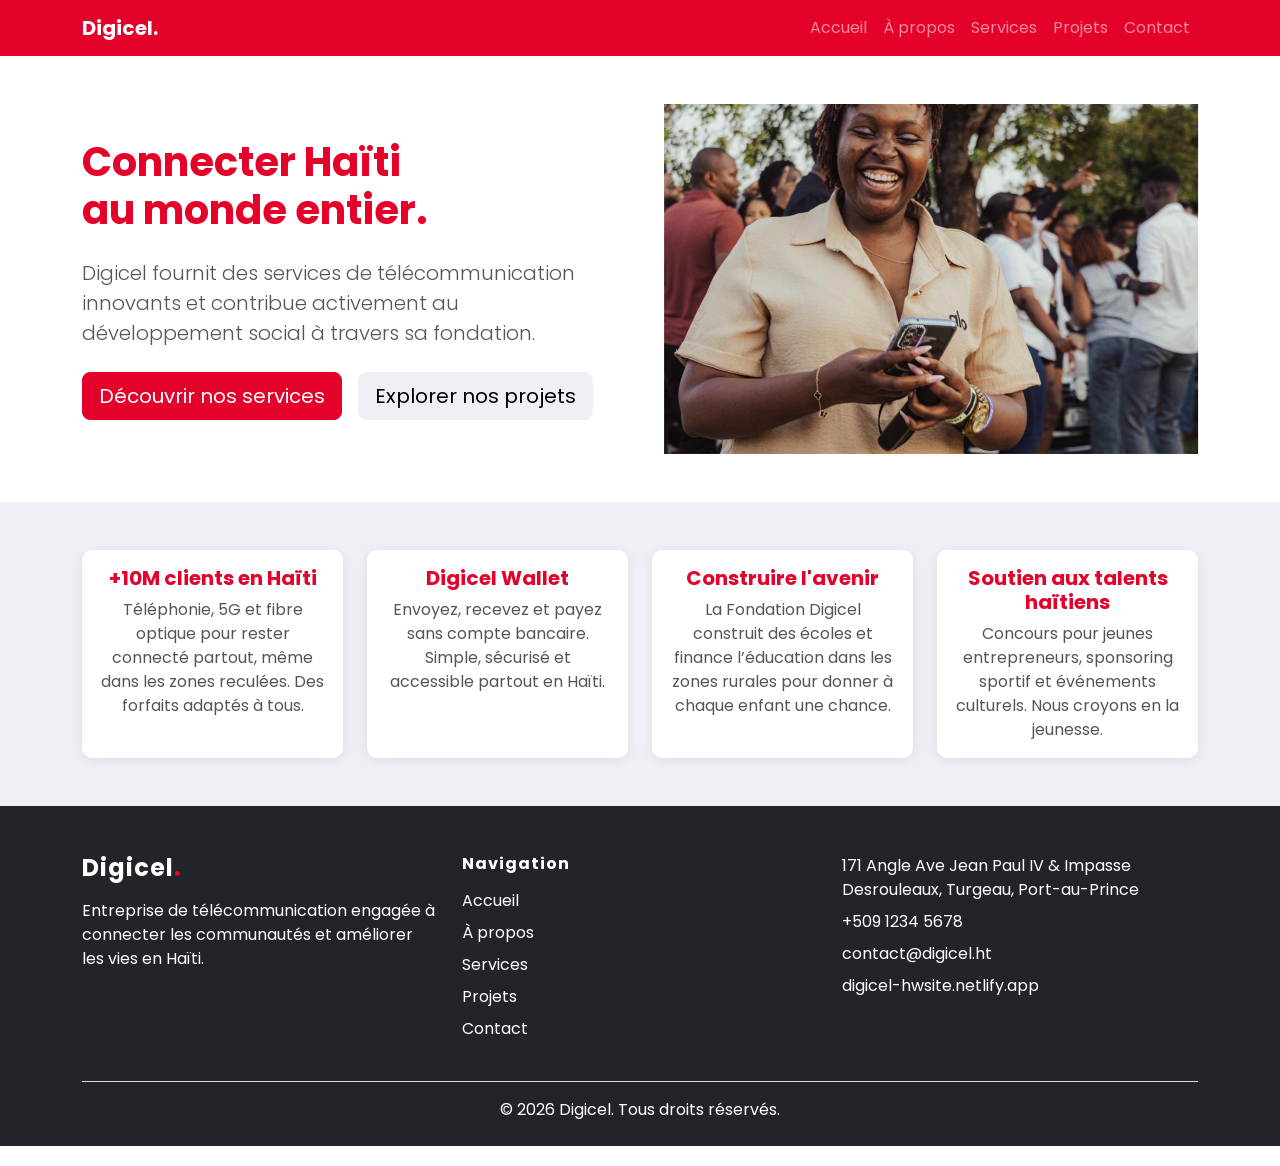
<file: index.html>
<!DOCTYPE html>
<html lang="fr">

<head>
    <meta charset="UTF-8">
    <meta name="viewport" content="width=device-width, initial-scale=1.0">
    <title>Digicel - Accueil</title>

    <link href="https://cdn.jsdelivr.net/npm/bootstrap@5.3.2/dist/css/bootstrap.min.css" rel="stylesheet">
    
    <!-- Bootstrap Icons -->
    <link href="https://cdn.jsdelivr.net/npm/bootstrap-icons@1.11.3/font/bootstrap-icons.css" rel="stylesheet">

    <!-- Fonts -->
    <link href="https://fonts.googleapis.com/css2?family=Poppins:wght@300;400;600&display=swap" rel="stylesheet">
    
    <!-- Ton CSS -->
    <link rel="stylesheet" href="css/style.css">

</head>

<body>

    <!-- NAVBAR -->
    <nav class="navbar navbar-expand-lg navbar-dark bg-primary sticky-top">
        <div class="container">
            <a class="navbar-brand fw-bold" href="index.html">Digicel.</a>

            <button class="navbar-toggler" type="button" data-bs-toggle="collapse" data-bs-target="#navbarNav">
                <span class="navbar-toggler-icon"></span>
            </button>

            <div class="collapse navbar-collapse" id="navbarNav">
                <ul class="navbar-nav ms-auto">
                    <li class="nav-item"><a class="nav-link" href="index.html">Accueil</a></li>
                    <li class="nav-item"><a class="nav-link" href="apropos.html">À propos</a></li>
                    <li class="nav-item"><a class="nav-link" href="services.html">Services</a></li>
                    <li class="nav-item"><a class="nav-link" href="projets.html">Projets</a></li>
                    <li class="nav-item"><a class="nav-link" href="contact.html">Contact</a></li>
                </ul>
            </div>
        </div>
    </nav>

    <!-- HERO SECTION -->
    <section class="py-5">
        <div class="container">
            <div class="row align-items-center g-5">

                <!-- TEXTE -->
                <div class="col-lg-6">
                    <h1 class="fw-bold mb-4 text-secondary hero-animate">
                        <span class="text-primary">Connecter Haïti</span> <br>
                        <span class="text-primary" id="typedText"></span>
                    </h1>

                    <p class="lead mb-4 text-secondary hero-animate">
                        Digicel fournit des services de télécommunication innovants et contribue
                        activement au développement social à travers sa fondation.
                    </p>

                    <div class="d-flex flex-column flex-sm-row gap-3">
    
                         <a href="services.html" class="btn btn-primary btn-lg hero-animate">
                         Découvrir nos services
                        </a>

                        <a href="projets.html" class="btn btn-secondary btn-lg hero-animate">
                         Explorer nos projets
                        </a>

                    </div>
                </div>

                <!-- IMAGE -->
                <div class="col-lg-6 text-center hero-animate">
                    <img src="images/image1.avif"
                         class="img-fixed-size"
                         alt="Digicel">
                </div>

            </div>
        </div>
    </section>

    <!-- INFO CARDS -->
    <section class="py-5 bg-secondary hero-animate">
        <div class="container">
            <div class="row g-4 text-center">

                <div class="col-md-6 col-lg-3">
                    <div class="card h-100 p-3">
                        <h5 class="text-primary fw-bold">+10M clients en Haïti</h5>
                        <p class="mb-0 text-secondary">Téléphonie, 5G et fibre optique pour rester connecté partout, 
                            même dans les zones reculées. Des forfaits adaptés à tous.</p>
                    </div>
                </div>

                <div class="col-md-6 col-lg-3">
                    <div class="card h-100 p-3">
                        <h5 class="text-primary fw-bold">Digicel Wallet</h5>
                        <p class="mb-0 text-secondary">Envoyez, recevez et payez sans compte bancaire. 
                            Simple, sécurisé et accessible partout en Haïti.</p>
                    </div>
                </div>

                <div class="col-md-6 col-lg-3">
                    <div class="card h-100 p-3">
                        <h5 class="text-primary fw-bold">Construire l'avenir</h5>
                        <p class="mb-0 text-secondary">La Fondation Digicel construit des écoles et 
                            finance l’éducation dans les zones rurales pour donner à chaque enfant une chance.</p>
                    </div>
                </div>

                <div class="col-md-6 col-lg-3">
                    <div class="card h-100 p-3">
                        <h5 class="text-primary fw-bold">Soutien aux talents haïtiens</h5>
                        <p class="mb-0 text-secondary">Concours pour jeunes entrepreneurs, 
                            sponsoring sportif et événements culturels. Nous croyons en la jeunesse.</p>
                    </div>
                </div>

            </div>
        </div>
    </section>

    <!-- FOOTER -->
    <footer class="bg-dark text-white pt-5 pb-4 hero-animate">
        <div class="container">
            <div class="row g-4">

                <!-- BRAND -->
                <div class="col-lg-4">
                    <h4 class="fw-bold">
                        Digicel<span class="text-primary">.</span>
                    </h4>
                    <p class="mt-3">
                        Entreprise de télécommunication engagée à connecter les communautés
                        et améliorer les vies en Haïti.
                    </p>
                </div>

                <!-- NAVIGATION -->
                <div class="col-lg-4 col-md-6">
                    <h6 class="fw-bold mb-3">Navigation</h6>
                    <ul class="list-unstyled">
                        <li class="mb-2"><a href="index.html" class="text-white text-decoration-none">Accueil</a></li>
                        <li class="mb-2"><a href="apropos.html" class="text-white text-decoration-none">À propos</a></li>
                        <li class="mb-2"><a href="services.html" class="text-white text-decoration-none">Services</a></li>
                        <li class="mb-2"><a href="projets.html" class="text-white text-decoration-none">Projets</a></li>
                        <li class="mb-2"><a href="contact.html" class="text-white text-decoration-none">Contact</a></li>
                    </ul>
                </div>

                <!-- SERVICES -->
                <div class="col-lg-4 col-md-6">
                    <ul class="list-unstyled">
                        <li class="mb-2"><a href="contact.html" class="text-white text-decoration-none">171 Angle Ave Jean Paul IV & Impasse Desrouleaux, Turgeau, Port-au-Prince</a></li>
                        <li class="mb-2"><a href="contact.html" class="text-white text-decoration-none">+509 1234 5678</a></li>
                        <li class="mb-2"><a href="contact.html" class="text-white text-decoration-none">contact@digicel.ht</a></li>
                        <li class="mb-2"><a href="contact.html" class="text-white text-decoration-none">digicel-hwsite.netlify.app</a></li>
                    </ul>
                </div>

            </div>

            <!-- BOTTOM -->
            <div class="text-center mt-4 pt-3 border-top">
                <p class="mb-0">© 2026 Digicel. Tous droits réservés.</p>
            </div>
        </div>

    </footer>

<button id="backToTop" class="back-to-top btn btn-primary">
    <i class="bi bi-arrow-up"></i>
</button>

<!-- Bootstrap JS -->
    <script src="https://cdn.jsdelivr.net/npm/bootstrap@5.3.2/dist/js/bootstrap.bundle.min.js"></script>

        <!-- Ton JS -->
    <script src="js/script.js"></script>

</body>
</html>
</file>
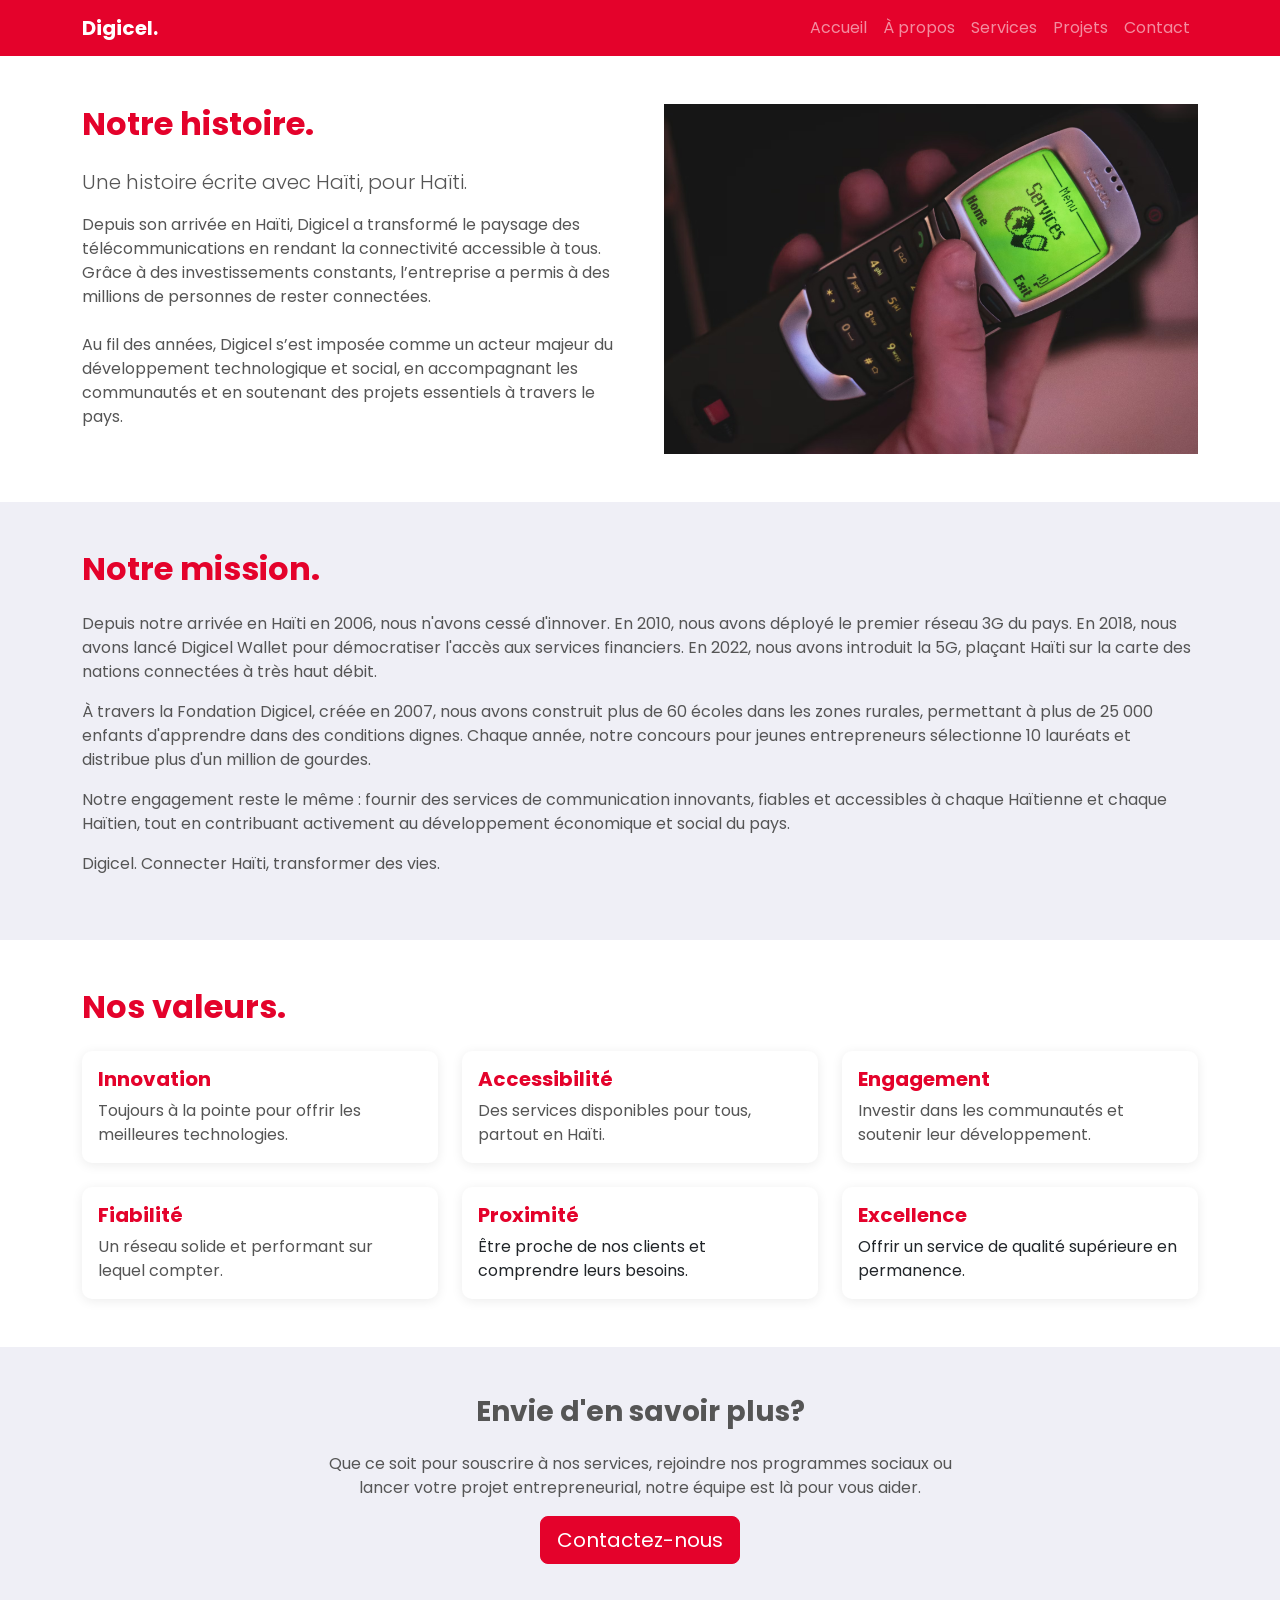
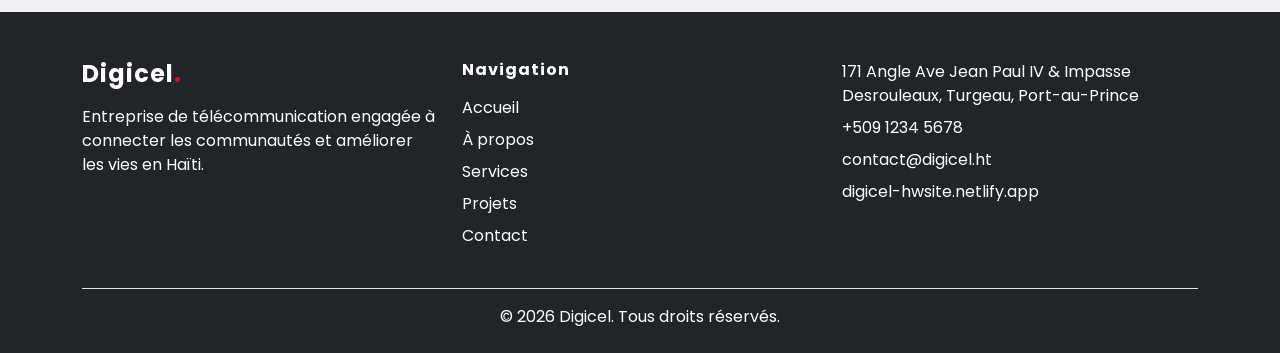
<file: apropos.html>
<!DOCTYPE html>
<html lang="fr">

<head>
    <meta charset="UTF-8">
    <meta name="viewport" content="width=device-width, initial-scale=1.0">
    <title>Digicel - Accueil</title>

    <link href="https://cdn.jsdelivr.net/npm/bootstrap@5.3.2/dist/css/bootstrap.min.css" rel="stylesheet">
    
    <!-- Bootstrap Icons -->
    <link href="https://cdn.jsdelivr.net/npm/bootstrap-icons@1.11.3/font/bootstrap-icons.css" rel="stylesheet">

    <!-- Fonts -->
    <link href="https://fonts.googleapis.com/css2?family=Poppins:wght@300;400;600&display=swap" rel="stylesheet">
    
    <!-- Ton CSS -->
    <link rel="stylesheet" href="css/style.css">

</head>
<body>

<!-- NAVBAR (copie identique à index) -->
<nav class="navbar navbar-expand-lg navbar-dark bg-primary sticky-top">
    <div class="container">
        <a class="navbar-brand fw-bold" href="index.html">Digicel.</a>

        <button class="navbar-toggler" type="button" data-bs-toggle="collapse" data-bs-target="#navbarNav">
            <span class="navbar-toggler-icon"></span>
        </button>

        <div class="collapse navbar-collapse" id="navbarNav">
            <ul class="navbar-nav ms-auto">
                <li class="nav-item"><a class="nav-link" href="index.html">Accueil</a></li>
                <li class="nav-item"><a class="nav-link" href="apropos.html">À propos</a></li>
                <li class="nav-item"><a class="nav-link" href="services.html">Services</a></li>
                <li class="nav-item"><a class="nav-link" href="projets.html">Projets</a></li>
                <li class="nav-item"><a class="nav-link" href="contact.html">Contact</a></li>
            </ul>
        </div>
    </div>
</nav>

<!-- 🟦 1. HISTOIRE -->
<section class="py-5 hero-animate">
    <div class="container">
        <div class="row align-items-center g-5">
            <!-- TEXTE -->
            <div class="col-lg-6">
                <h2 class="fw-bold mb-4 text-primary" >
                    Notre histoire.
                </h2>
                <p class="text-secondary lead">
                   Une histoire écrite avec Haïti, pour Haïti.
                </p>
                <p class="mb-4 text-secondary">
                    Depuis son arrivée en Haïti, Digicel a transformé le paysage des télécommunications 
                    en rendant la connectivité accessible à tous. Grâce à des investissements constants, 
                    l’entreprise a permis à des millions de personnes de rester connectées.
                </p>

                <p class="mb-4 text-secondary">
                    Au fil des années, Digicel s’est imposée comme un acteur majeur du développement 
                    technologique et social, en accompagnant les communautés et en soutenant des projets 
                    essentiels à travers le pays.
                </p>
            </div>
            <!-- IMAGE -->
            <div class="col-lg-6">
                <img src="images/image2.avif"
                     class="img-fixed-size"
                     alt="Notre histoire">
            </div>

        </div>
    </div>
</section>

<!-- 🟪 2. MISSION -->
<section class="py-5 bg-light hero-animate">
    <div class="container">

        <h2 class="fw-bold mb-4 text-primary" >
            Notre mission.
        </h2>

        <p class="text-secondary">
            Depuis notre arrivée en Haïti en 2006, nous n'avons cessé d'innover. 
            En 2010, nous avons déployé le premier réseau 3G du pays. 
            En 2018, nous avons lancé Digicel Wallet pour démocratiser l'accès aux services financiers. 
            En 2022, nous avons introduit la 5G, plaçant Haïti sur la carte des nations connectées à très haut débit.
        </p>
        <p class="text-secondary">
            À travers la Fondation Digicel, créée en 2007, nous avons construit plus de 60 écoles dans les zones rurales, 
            permettant à plus de 25 000 enfants d'apprendre dans des conditions dignes. 
            Chaque année, notre concours pour jeunes entrepreneurs sélectionne 10 lauréats et distribue plus d'un million de gourdes.
        </p>
        <p class="text-secondary"> 
            Notre engagement reste le même : fournir des services de communication innovants, fiables et accessibles à chaque Haïtienne et chaque Haïtien, tout en contribuant activement au développement économique et social du pays.
        </p>
        <p class="text-secondary">
            Digicel. Connecter Haïti, transformer des vies.
        </p>

    </div>
</section>

<!-- 3. VALEURS -->
<section class="py-5 reveal">
    <div class="container">

        <h2 class="fw-bold mb-4 text-primary">
            Nos valeurs.
        </h2>

        <div class="row g-4">

            <!-- CARD 1 -->
            <div class="col-md-6 col-lg-4">
                <div class="card h-100 p-3">
                    <h5 class="fw-bold text-primary">Innovation</h5>
                    <p class="mb-0 text-secondary">Toujours à la pointe pour offrir les meilleures technologies.</p>
                </div>
            </div>

            <!-- CARD 2 -->
            <div class="col-md-6 col-lg-4">
                <div class="card h-100 p-3">
                    <h5 class="fw-bold text-primary">Accessibilité</h5>
                    <p class="mb-0 text-secondary">Des services disponibles pour tous, partout en Haïti.</p>
                </div>
            </div>

            <!-- CARD 3 -->
            <div class="col-md-6 col-lg-4">
                <div class="card h-100 p-3">
                    <h5 class="fw-bold text-primary">Engagement</h5>
                    <p class="mb-0 text-secondary">Investir dans les communautés et soutenir leur développement.</p>
                </div>
            </div>

            <!-- CARD 4 -->
            <div class="col-md-6 col-lg-4">
                <div class="card h-100 p-3">
                    <h5 class="fw-bold text-primary">Fiabilité</h5>
                    <p class="mb-0 text-secondary">Un réseau solide et performant sur lequel compter.</p>
                </div>
            </div>

            <!-- CARD 5 -->
            <div class="col-md-6 col-lg-4">
                <div class="card h-100 p-3">
                    <h5 class="fw-bold text-primary">Proximité</h5>
                    <p class="mb-0">Être proche de nos clients et comprendre leurs besoins.</p>
                </div>
            </div>

            <!-- CARD 6 -->
            <div class="col-md-6 col-lg-4">
                <div class="card h-100 p-3">
                    <h5 class="fw-bold text-primary">Excellence</h5>
                    <p class="mb-0">Offrir un service de qualité supérieure en permanence.</p>
                </div>
            </div>

        </div>
    </div>
</section>

    <!-- SECTION 2 : CTA -->
    <section class="py-5 bg-secondary text-secondary text-center reveal">
        <div class="container">

            <h3 class="fw-bold mb-4">
                Envie d'en savoir plus? 
            </h3>
            <p class="text-secondary">
                Que ce soit pour souscrire à nos services, 
                rejoindre nos programmes sociaux ou <br>lancer votre projet entrepreneurial, 
                notre équipe est là pour vous aider.
            </p>
            <div class="d-flex flex-column flex-sm-row gap-3 justify-content-center">
                <a href="contact.html" class="btn btn-primary btn-lg hero-animate">
                    Contactez-nous
                </a
            </div>
        </div>
    </section>


    <!-- FOOTER -->
    <footer class="bg-dark text-white pt-5 pb-4 reveal">
        <div class="container">
            <div class="row g-4">

                <!-- BRAND -->
                <div class="col-lg-4">
                    <h4 class="fw-bold">
                        Digicel<span class="text-primary">.</span>
                    </h4>
                    <p class="mt-3">
                        Entreprise de télécommunication engagée à connecter les communautés
                        et améliorer les vies en Haïti.
                    </p>
                </div>

                <!-- NAVIGATION -->
                <div class="col-lg-4 col-md-6">
                    <h6 class="fw-bold mb-3">Navigation</h6>
                    <ul class="list-unstyled">
                        <li class="mb-2"><a href="index.html" class="text-white text-decoration-none">Accueil</a></li>
                        <li class="mb-2"><a href="apropos.html" class="text-white text-decoration-none">À propos</a></li>
                        <li class="mb-2"><a href="services.html" class="text-white text-decoration-none">Services</a></li>
                        <li class="mb-2"><a href="projets.html" class="text-white text-decoration-none">Projets</a></li>
                        <li class="mb-2"><a href="contact.html" class="text-white text-decoration-none">Contact</a></li>
                    </ul>
                </div>

                <!-- SERVICES -->
                <div class="col-lg-4 col-md-6">
                    <ul class="list-unstyled">
                        <li class="mb-2"><a href="contact.html" class="text-white text-decoration-none">171 Angle Ave Jean Paul IV & Impasse Desrouleaux, Turgeau, Port-au-Prince</a></li>
                        <li class="mb-2"><a href="contact.html" class="text-white text-decoration-none">+509 1234 5678</a></li>
                        <li class="mb-2"><a href="contact.html" class="text-white text-decoration-none">contact@digicel.ht</a></li>
                        <li class="mb-2"><a href="contact.html" class="text-white text-decoration-none">digicel-hwsite.netlify.app</a></li>
                    </ul>
                </div>

            </div>

            <!-- BOTTOM -->
            <div class="text-center mt-4 pt-3 border-top">
                <p class="mb-0">© 2026 Digicel. Tous droits réservés.</p>
            </div>
        </div>

    </footer>

<button id="backToTop" class="back-to-top btn btn-primary">
    <i class="bi bi-arrow-up"></i>
</button>

<!-- Bootstrap JS -->
    <script src="https://cdn.jsdelivr.net/npm/bootstrap@5.3.2/dist/js/bootstrap.bundle.min.js"></script>

        <!-- Ton JS -->
    <script src="js/script.js"></script>

</body>
</html>
</file>
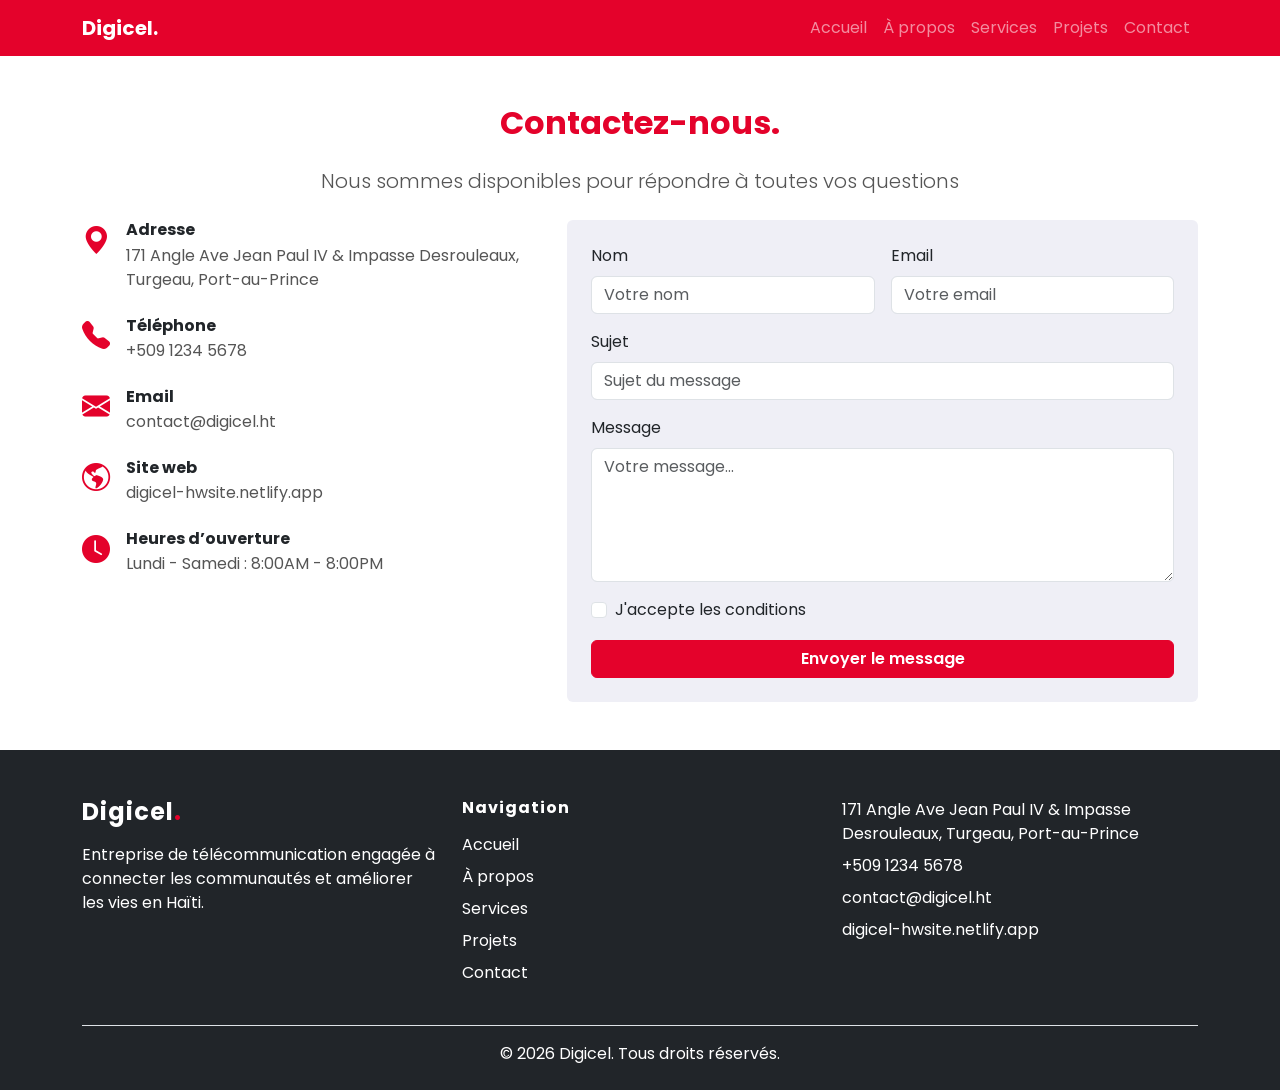
<file: contact.html>
<!DOCTYPE html>
<html lang="fr">

<head>
    <meta charset="UTF-8">
    <meta name="viewport" content="width=device-width, initial-scale=1.0">
    <title>Digicel - Accueil</title>

    <link href="https://cdn.jsdelivr.net/npm/bootstrap@5.3.2/dist/css/bootstrap.min.css" rel="stylesheet">
    
    <!-- Bootstrap Icons -->
    <link href="https://cdn.jsdelivr.net/npm/bootstrap-icons@1.11.3/font/bootstrap-icons.css" rel="stylesheet">

    <!-- Fonts -->
    <link href="https://fonts.googleapis.com/css2?family=Poppins:wght@300;400;600&display=swap" rel="stylesheet">
    
    <!-- Ton CSS -->
    <link rel="stylesheet" href="css/style.css">

</head>

<body>

<!-- NAVBAR -->
<nav class="navbar navbar-expand-lg navbar-dark bg-primary sticky-top">
    <div class="container">
        <a class="navbar-brand fw-bold" href="index.html">Digicel.</a>

        <button class="navbar-toggler" type="button" data-bs-toggle="collapse" data-bs-target="#navbarNav">
            <span class="navbar-toggler-icon"></span>
        </button>

        <div class="collapse navbar-collapse" id="navbarNav">
            <ul class="navbar-nav ms-auto">
                <li class="nav-item"><a class="nav-link" href="index.html">Accueil</a></li>
                <li class="nav-item"><a class="nav-link" href="apropos.html">À propos</a></li>
                <li class="nav-item"><a class="nav-link" href="services.html">Services</a></li>
                <li class="nav-item"><a class="nav-link" href="projets.html">Projets</a></li>
                <li class="nav-item"><a class="nav-link" href="contact.html">Contact</a></li>
            </ul>
        </div>
    </div>
</nav>

<!-- SECTION CONTACT -->
<section class="py-5 hero-animate">
    <div class="container">

        <div class="text-center mb-4">
            <h2 class="fw-bold text-primary mb-4">Contactez-nous.</h2>
            <p class="text-secondary lead">Nous sommes disponibles pour répondre à toutes vos questions</p>
        </div>

        <div class="row g-5">

            <!-- INFOS -->
            <div class="col-lg-5">

                <div class="d-flex mb-4">
                    <i class="bi bi-geo-alt-fill text-primary fs-3 me-3"></i>
                    <div>
                        <h6 class="fw-bold mb-1">Adresse</h6>
                        <p class="mb-0 text-secondary">
                            171 Angle Ave Jean Paul IV & Impasse Desrouleaux, Turgeau, Port-au-Prince
                        </p>
                    </div>
                </div>

                <div class="d-flex mb-4">
                    <i class="bi bi-telephone-fill text-primary fs-3 me-3"></i>
                    <div>
                        <h6 class="fw-bold mb-1">Téléphone</h6>
                        <p class="mb-0 text-secondary">+509 1234 5678</p>
                    </div>
                </div>

                <div class="d-flex mb-4">
                    <i class="bi bi-envelope-fill text-primary fs-3 me-3"></i>
                    <div>
                        <h6 class="fw-bold mb-1">Email</h6>
                        <p class="mb-0 text-secondary">contact@digicel.ht</p>
                    </div>
                </div>

                <div class="d-flex mb-4">
                    <i class="bi bi-globe-americas text-primary fs-3 me-3"></i>
                    <div>
                        <h6 class="fw-bold mb-1">Site web</h6>
                        <p class="mb-0 text-secondary">digicel-hwsite.netlify.app</p>
                    </div>
                </div>

                <div class="d-flex">
                    <i class="bi bi-clock-fill text-primary fs-3 me-3"></i>
                    <div>
                        <h6 class="fw-bold mb-1">Heures d’ouverture</h6>
                        <p class="mb-0 text-secondary">Lundi - Samedi : 8:00AM - 8:00PM</p>
                    </div>
                </div>

            </div>

            <!-- FORMULAIRE -->
            <div class="col-lg-7">

                <form 
                    action="https://formspree.io/f/TON_ID"
                    method="POST"
                    class="p-4 rounded bg-light needs-validation"
                    novalidate
                >

                    <div class="row g-3">

                        <!-- NOM -->
                        <div class="col-md-6">
                            <label class="form-label">Nom</label>
                            <input type="text" name="nom" class="form-control" placeholder="Votre nom" required>
                            <div class="invalid-feedback">
                                Veuillez entrer votre nom.
                            </div>
                        </div>

                        <!-- EMAIL -->
                        <div class="col-md-6">
                            <label class="form-label">Email</label>
                            <input type="email" name="email" class="form-control" placeholder="Votre email" required>
                            <div class="invalid-feedback">
                                Veuillez entrer un email valide.
                            </div>
                        </div>

                        <!-- SUJET -->
                        <div class="col-12">
                            <label class="form-label">Sujet</label>
                            <input type="text" name="sujet" class="form-control" placeholder="Sujet du message" required>
                            <div class="invalid-feedback">
                                Veuillez entrer un sujet.
                            </div>
                        </div>

                        <!-- MESSAGE -->
                        <div class="col-12">
                            <label class="form-label">Message</label>
                            <textarea name="message" rows="5" class="form-control" placeholder="Votre message..." required></textarea>
                            <div class="invalid-feedback">
                                Veuillez écrire votre message.
                            </div>
                        </div>

                        <!-- CHECKBOX -->
                        <div class="col-12">
                            <div class="form-check">
                                <input class="form-check-input" type="checkbox" required>
                                <label class="form-check-label">
                                    J'accepte les conditions
                                </label>
                                <div class="invalid-feedback">
                                    Vous devez accepter avant d’envoyer.
                                </div>
                            </div>
                        </div>

                        <!-- BUTTON -->
                        <div class="col-12">
                            <button type="submit" class="btn btn-primary w-100 fw-semibold hover-effect hover-scale hero-animate">
                                Envoyer le message
                            </button>
                        </div>

                    </div>

                </form>

            </div>

        </div>
    </div>
</section>


<!-- FOOTER -->
    <footer class="bg-dark text-white pt-5 pb-4 hero-animate">
        <div class="container">
            <div class="row g-4">

                <!-- BRAND -->
                <div class="col-lg-4">
                    <h4 class="fw-bold">
                        Digicel<span class="text-primary">.</span>
                    </h4>
                    <p class="mt-3">
                        Entreprise de télécommunication engagée à connecter les communautés
                        et améliorer les vies en Haïti.
                    </p>
                </div>

                <!-- NAVIGATION -->
                <div class="col-lg-4 col-md-6">
                    <h6 class="fw-bold mb-3">Navigation</h6>
                    <ul class="list-unstyled">
                        <li class="mb-2"><a href="index.html" class="text-white text-decoration-none">Accueil</a></li>
                        <li class="mb-2"><a href="apropos.html" class="text-white text-decoration-none">À propos</a></li>
                        <li class="mb-2"><a href="services.html" class="text-white text-decoration-none">Services</a></li>
                        <li class="mb-2"><a href="projets.html" class="text-white text-decoration-none">Projets</a></li>
                        <li class="mb-2"><a href="contact.html" class="text-white text-decoration-none">Contact</a></li>
                    </ul>
                </div>

                <!-- SERVICES -->
                <div class="col-lg-4 col-md-6">
                    <ul class="list-unstyled">
                        <li class="mb-2"><a href="contact.html" class="text-white text-decoration-none">171 Angle Ave Jean Paul IV & Impasse Desrouleaux, Turgeau, Port-au-Prince</a></li>
                        <li class="mb-2"><a href="contact.html" class="text-white text-decoration-none">+509 1234 5678</a></li>
                        <li class="mb-2"><a href="contact.html" class="text-white text-decoration-none">contact@digicel.ht</a></li>
                        <li class="mb-2"><a href="contact.html" class="text-white text-decoration-none">digicel-hwsite.netlify.app</a></li>
                    </ul>
                </div>

            </div>

            <!-- BOTTOM -->
            <div class="text-center mt-4 pt-3 border-top">
                <p class="mb-0">© 2026 Digicel. Tous droits réservés.</p>
            </div>
        </div>

    </footer>

<button id="backToTop" class="back-to-top btn btn-primary">
    <i class="bi bi-arrow-up"></i>
</button>

<!-- BOOTSTRAP JS -->
<script src="https://cdn.jsdelivr.net/npm/bootstrap@5.3.2/dist/js/bootstrap.bundle.min.js"></script>

<!-- VALIDATION SCRIPT -->


<!-- Ton JS -->
<script src="js/script.js"></script>
    
</body>
</html>
</file>
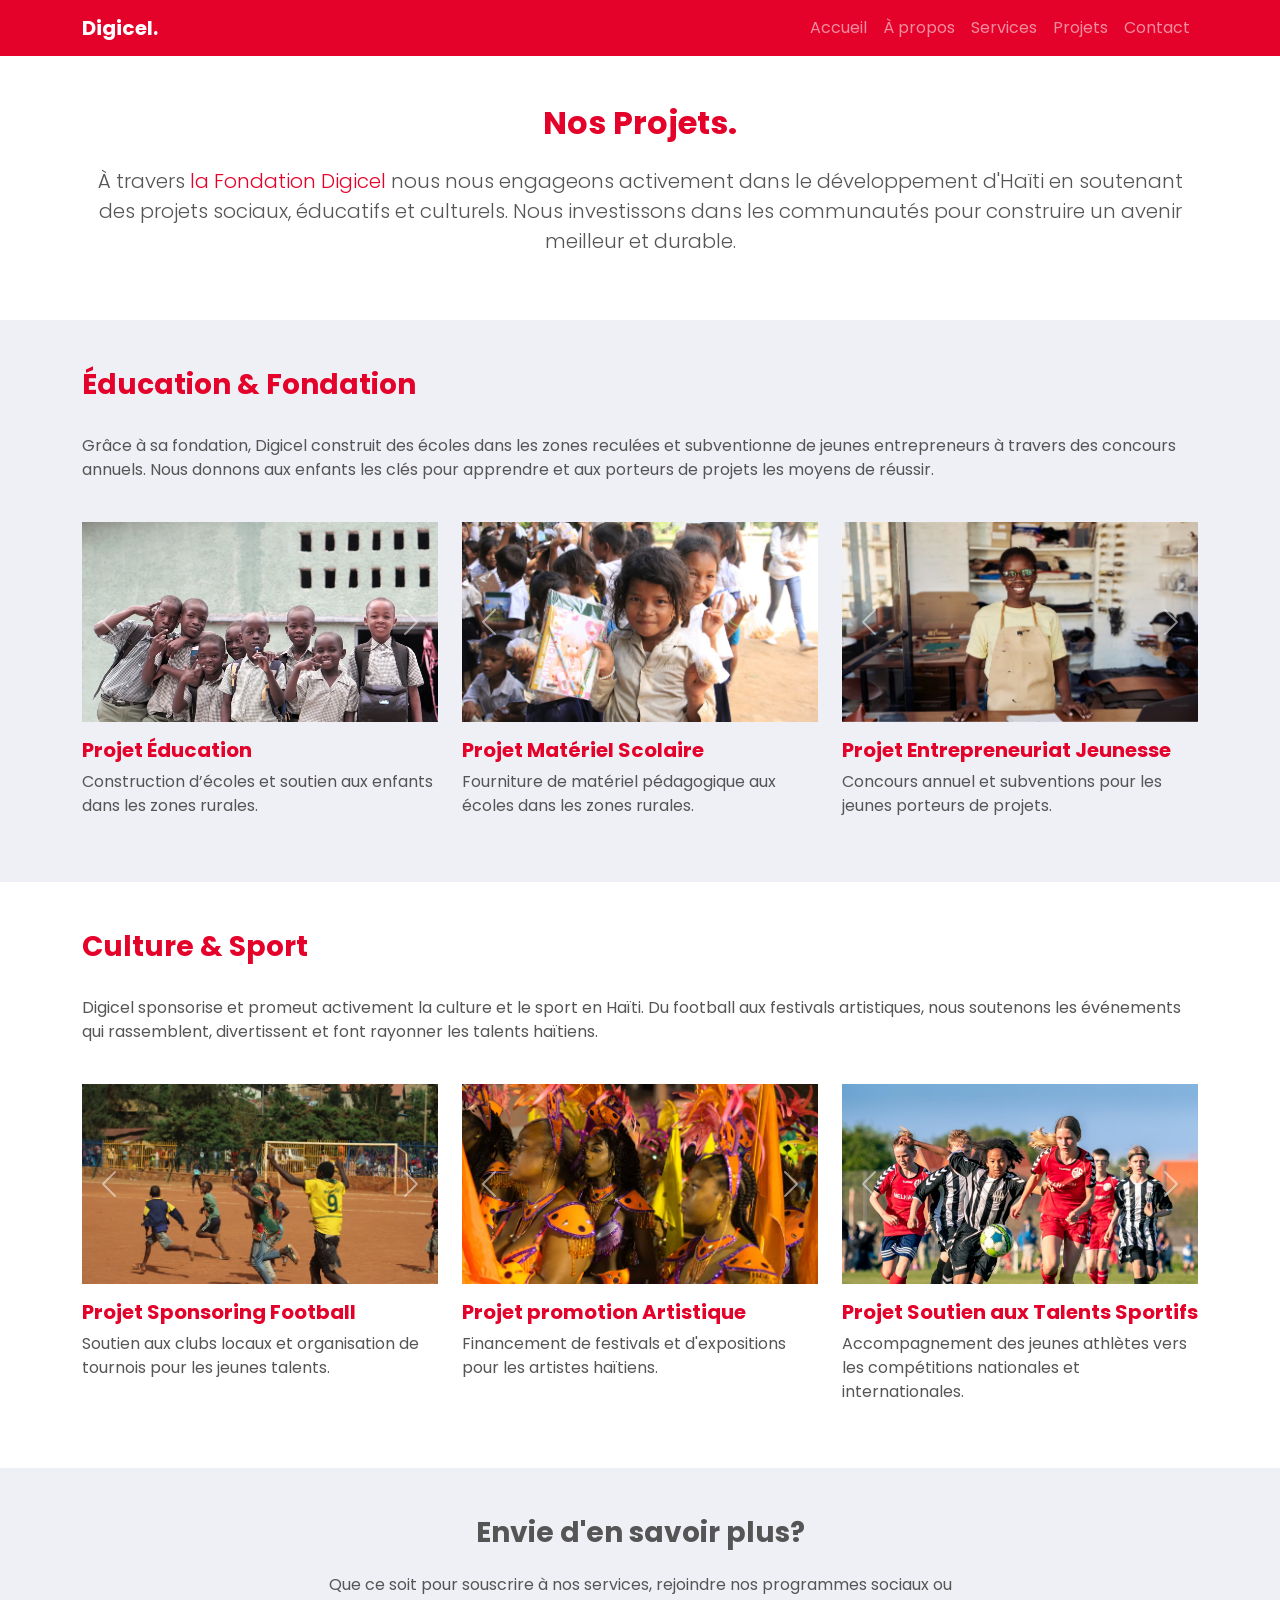
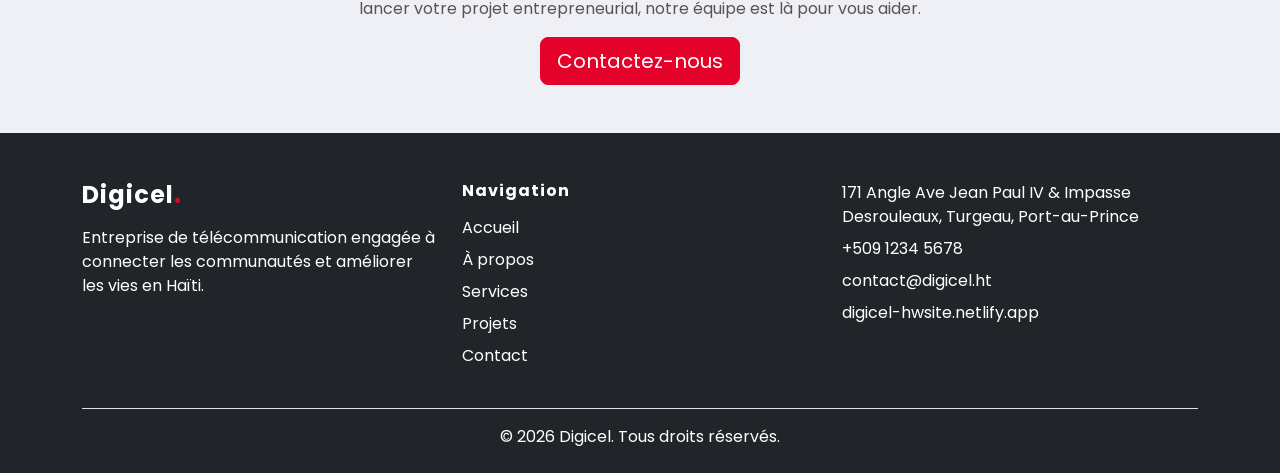
<file: projets.html>
<!DOCTYPE html>
<html lang="fr">

<head>
    <meta charset="UTF-8">
    <meta name="viewport" content="width=device-width, initial-scale=1.0">
    <title>Digicel - Accueil</title>

    <link href="https://cdn.jsdelivr.net/npm/bootstrap@5.3.2/dist/css/bootstrap.min.css" rel="stylesheet">
    
    <!-- Bootstrap Icons -->
    <link href="https://cdn.jsdelivr.net/npm/bootstrap-icons@1.11.3/font/bootstrap-icons.css" rel="stylesheet">

    <!-- Fonts -->
    <link href="https://fonts.googleapis.com/css2?family=Poppins:wght@300;400;600&display=swap" rel="stylesheet">
    
    <!-- Ton CSS -->
    <link rel="stylesheet" href="css/style.css">

</head>


<body>

    <!-- NAVBAR -->
    <nav class="navbar navbar-expand-lg navbar-dark bg-primary sticky-top">
        <div class="container">
            <a class="navbar-brand fw-bold" href="index.html">Digicel.</a>

            <button class="navbar-toggler" type="button" data-bs-toggle="collapse" data-bs-target="#navbarNav">
                <span class="navbar-toggler-icon"></span>
            </button>

            <div class="collapse navbar-collapse" id="navbarNav">
                <ul class="navbar-nav ms-auto">
                    <li class="nav-item"><a class="nav-link" href="index.html">Accueil</a></li>
                    <li class="nav-item"><a class="nav-link" href="apropos.html">À propos</a></li>
                    <li class="nav-item"><a class="nav-link" href="services.html">Services</a></li>
                    <li class="nav-item"><a class="nav-link" href="projets.html">Projets</a></li>
                    <li class="nav-item"><a class="nav-link" href="contact.html">Contact</a></li>
                </ul>
            </div>
        </div>
    </nav>

<body>
<body>

    <!-- SECTION 1 : INTRO -->
    <section class="py-5 hero-animate">
        <div class="container text-center">
            <h2 class="fw-bold text-primary mb-4">Nos Projets.</h2>
            <p class="text-secondary lead">
                À travers <span class="text-primary">la Fondation Digicel</span> nous nous engageons activement dans le développement d'Haïti en soutenant des projets sociaux, 
                éducatifs et culturels. Nous investissons dans les communautés pour construire un avenir meilleur et durable.
            </p>

        </div>
    </section>


    <!-- PROJET EDUCATION  ET FONDATION -->
<section class="projects-page py-5 bg-light hero-animate">
    <div class="container">
        <div class="row g-4">

            <h3 class="fw-bold text-primary">Éducation & Fondation</h3>
            <p class="text-secondary">
                Grâce à sa fondation, Digicel construit des écoles dans les zones reculées et
                subventionne de jeunes entrepreneurs à travers des concours annuels.
                Nous donnons aux enfants les clés pour apprendre et aux porteurs de projets les moyens de réussir.
            </p>

            <!-- CAROUSEL 1 -->
            <div class="col-lg-4 col-md-6">
                <div id="carousel1" class="carousel slide mb-3" data-bs-ride="carousel">
                    <div class="carousel-inner">

                        <div class="carousel-item active">
                            <img src="images/image12.avif"
                                 class="d-block w-100"
                                 alt="Projet Éducation"
                                 style="height: 200px; object-fit: cover; object-position: top;">
                        </div>

                        <div class="carousel-item">
                            <img src="images/image13.avif"
                                 class="d-block w-100"
                                 alt="Projet Éducation"
                                 style="height: 200px; object-fit: cover; object-position: top;">
                        </div>

                    </div>
                    <button class="carousel-control-prev" type="button" data-bs-target="#carousel1" data-bs-slide="prev">
                        <span class="carousel-control-prev-icon"></span>
                    </button>

                    <button class="carousel-control-next" type="button" data-bs-target="#carousel1" data-bs-slide="next">
                        <span class="carousel-control-next-icon"></span>
                    </button>
                </div>

                <h5 class="fw-bold text-primary">Projet Éducation</h5>
                <p class="text-secondary">
                    Construction d’écoles et soutien aux enfants dans les zones rurales.
                </p>
            </div>


            <!-- CAROUSEL 2 -->
            <div class="col-lg-4 col-md-6">
                <div id="carousel2" class="carousel slide mb-3" data-bs-ride="carousel">
                    <div class="carousel-inner">

                        <div class="carousel-item active">
                            <img src="images/image14.avif"
                                 class="d-block w-100"
                                 alt="Projet Matériel Scolaire"
                                 style="height: 200px; object-fit: cover; object-position: top;">
                        </div>

                        <div class="carousel-item">
                            <img src="images/image15.avif"
                                 class="d-block w-100"
                                 alt="Projet Matériel Scolaire"
                                 style="height: 200px; object-fit: cover; object-position: top;">
                        </div>

                    </div>
                    <button class="carousel-control-prev" type="button" data-bs-target="#carousel2" data-bs-slide="prev">
                        <span class="carousel-control-prev-icon"></span>
                    </button>

                    <button class="carousel-control-next" type="button" data-bs-target="#carousel2" data-bs-slide="next">
                        <span class="carousel-control-next-icon"></span>
                    </button>
                </div>

                <h5 class="fw-bold text-primary">Projet Matériel Scolaire</h5>
                <p class="text-secondary">
                    Fourniture de matériel pédagogique aux écoles dans les zones rurales.
                </p>
            </div>


            <!-- CAROUSEL 3 -->
            <div class="col-lg-4 col-md-6">
                <div id="carousel3" class="carousel slide mb-3" data-bs-ride="carousel">
                    <div class="carousel-inner">

                        <div class="carousel-item active">
                            <img src="images/image16.avif"
                                 class="d-block w-100"
                                 alt="Projet Entrepreneuriat Jeunesse"
                                 style="height: 200px; object-fit: cover; object-position: top;">
                        </div>

                        <div class="carousel-item">
                            <img src="images/image17.avif"
                                 class="d-block w-100"
                                 alt="Projet Entrepreneuriat Jeunesse"
                                 style="height: 200px; object-fit: cover; object-position: top;">
                        </div>

                    </div>

                     <button class="carousel-control-prev" type="button" data-bs-target="#carousel3" data-bs-slide="prev">
                        <span class="carousel-control-prev-icon"></span>
                    </button>

                    <button class="carousel-control-next" type="button" data-bs-target="#carousel3" data-bs-slide="next">
                        <span class="carousel-control-next-icon"></span>
                    </button>                   
                </div>

                <h5 class="fw-bold text-primary">Projet Entrepreneuriat Jeunesse</h5>
                <p class="text-secondary">
                    Concours annuel et subventions pour les jeunes porteurs de projets.
                </p>
            </div>

        </div>
    </div>
</section>



    <!-- PROJET CULTURE & SPORT -->
<section class="projects-page py-5 reveal">
    <div class="container">
        <div class="row g-4">

            <h3 class="fw-bold text-primary">Culture & Sport</h3>
            <p class="text-secondary">
                Digicel sponsorise et promeut activement la culture et le sport en Haïti. Du football aux festivals artistiques, 
                nous soutenons les événements qui rassemblent, divertissent et font rayonner les talents haïtiens.
            </p>

            <!-- CAROUSEL 1 -->
            <div class="col-lg-4 col-md-6">
                <div id="carousel4" class="carousel slide mb-3" data-bs-ride="carousel">
                    <div class="carousel-inner">

                        <div class="carousel-item active">
                            <img src="images/image7.avif"
                                 class="d-block w-100"
                                 alt="Projet Sponsoring Football"
                                 style="height: 200px; object-fit: cover; object-position: top;">
                        </div>

                        <div class="carousel-item">
                            <img src="images/image8.avif"
                                 class="d-block w-100"
                                 alt="Projet 1"
                                 style="height: 200px; object-fit: cover; object-position: top;">
                        </div>

                    </div>
                    <button class="carousel-control-prev" type="button" data-bs-target="#carousel4" data-bs-slide="prev">
                        <span class="carousel-control-prev-icon"></span>
                    </button>

                    <button class="carousel-control-next" type="button" data-bs-target="#carousel4" data-bs-slide="next">
                        <span class="carousel-control-next-icon"></span>
                    </button>
                </div>

                <h5 class="fw-bold text-primary">Projet Sponsoring Football</h5>
                <p class="text-secondary">
                    Soutien aux clubs locaux et organisation de tournois pour les jeunes talents.
                </p>
            </div>


            <!-- CAROUSEL 2 -->
            <div class="col-lg-4 col-md-6">
                <div id="carousel5" class="carousel slide mb-3" data-bs-ride="carousel">
                    <div class="carousel-inner">

                        <div class="carousel-item active">
                            <img src="images/image10.avif"
                                 class="d-block w-100"
                                 alt="Projet 2"
                                 style="height: 200px; object-fit: cover; object-position: top;">
                        </div>

                        <div class="carousel-item">
                            <img src="images/image11.avif"
                                 class="d-block w-100"
                                 alt="Projet 2"
                                 style="height: 200px; object-fit: cover; object-position: top;">
                        </div>

                    </div>
                    <button class="carousel-control-prev" type="button" data-bs-target="#carousel5" data-bs-slide="prev">
                        <span class="carousel-control-prev-icon"></span>
                    </button>

                    <button class="carousel-control-next" type="button" data-bs-target="#carousel5" data-bs-slide="next">
                        <span class="carousel-control-next-icon"></span>
                    </button>
                </div>

                <h5 class="fw-bold text-primary">Projet promotion Artistique</h5>
                <p class="text-secondary">
                    Financement de festivals et d'expositions pour les artistes haïtiens.
                </p>
            </div>


            <!-- CAROUSEL 3 -->
            <div class="col-lg-4 col-md-6">
                <div id="carousel6" class="carousel slide mb-3" data-bs-ride="carousel">
                    <div class="carousel-inner">

                        <div class="carousel-item active">
                            <img src="images/image3.avif"
                                 class="d-block w-100"
                                 alt="Projet 3"
                                 style="height: 200px; object-fit: cover; object-position: top;">
                        </div>

                        <div class="carousel-item">
                            <img src="images/image4.avif"
                                 class="d-block w-100"
                                 alt="Projet 3"
                                 style="height: 200px; object-fit: cover; object-position: top;">
                        </div>

                    </div>

                     <button class="carousel-control-prev" type="button" data-bs-target="#carousel6" data-bs-slide="prev">
                        <span class="carousel-control-prev-icon"></span>
                    </button>

                    <button class="carousel-control-next" type="button" data-bs-target="#carousel6" data-bs-slide="next">
                        <span class="carousel-control-next-icon"></span>
                    </button>                   
                </div>

                <h5 class="fw-bold text-primary">Projet Soutien aux Talents Sportifs</h5>
                <p class="text-secondary">
                    Accompagnement des jeunes athlètes vers les compétitions nationales et internationales.
                </p>
            </div>

        </div>
    </div>
</section>


    <!-- SECTION 2 : CTA -->
    <section class="py-5 bg-secondary text-secondary text-center reveal">
        <div class="container">

            <h3 class="fw-bold mb-4">
                Envie d'en savoir plus? 
            </h3>
            <p class="text-secondary">
                Que ce soit pour souscrire à nos services, 
                rejoindre nos programmes sociaux ou <br>lancer votre projet entrepreneurial, 
                notre équipe est là pour vous aider.
            </p>
            <div class="d-flex flex-column flex-sm-row gap-3 justify-content-center">
                <a href="contact.html" class="btn btn-primary btn-lg hero-animate">
                    Contactez-nous
                </a>
            </div>
        </div>
    </section>




    <!-- FOOTER -->
    <footer class="bg-dark text-white pt-5 pb-4 reveal">
        <div class="container">
            <div class="row g-4">

                <!-- BRAND -->
                <div class="col-lg-4">
                    <h4 class="fw-bold">
                        Digicel<span class="text-primary">.</span>
                    </h4>
                    <p class="mt-3">
                        Entreprise de télécommunication engagée à connecter les communautés
                        et améliorer les vies en Haïti.
                    </p>
                </div>

                <!-- NAVIGATION -->
                <div class="col-lg-4 col-md-6">
                    <h6 class="fw-bold mb-3">Navigation</h6>
                    <ul class="list-unstyled">
                        <li class="mb-2"><a href="index.html" class="text-white text-decoration-none">Accueil</a></li>
                        <li class="mb-2"><a href="apropos.html" class="text-white text-decoration-none">À propos</a></li>
                        <li class="mb-2"><a href="services.html" class="text-white text-decoration-none">Services</a></li>
                        <li class="mb-2"><a href="projets.html" class="text-white text-decoration-none">Projets</a></li>
                        <li class="mb-2"><a href="contact.html" class="text-white text-decoration-none">Contact</a></li>
                    </ul>
                </div>

                <!-- SERVICES -->
                <div class="col-lg-4 col-md-6">
                    <ul class="list-unstyled">
                        <li class="mb-2"><a href="contact.html" class="text-white text-decoration-none">171 Angle Ave Jean Paul IV & Impasse Desrouleaux, Turgeau, Port-au-Prince</a></li>
                        <li class="mb-2"><a href="contact.html" class="text-white text-decoration-none">+509 1234 5678</a></li>
                        <li class="mb-2"><a href="contact.html" class="text-white text-decoration-none">contact@digicel.ht</a></li>
                        <li class="mb-2"><a href="contact.html" class="text-white text-decoration-none">digicel-hwsite.netlify.app</a></li>
                    </ul>
                </div>

            </div>

            <!-- BOTTOM -->
            <div class="text-center mt-4 pt-3 border-top">
                <p class="mb-0">© 2026 Digicel. Tous droits réservés.</p>
            </div>
        </div>

    </footer>

<button id="backToTop" class="back-to-top btn btn-primary">
    <i class="bi bi-arrow-up"></i>
</button>

<!-- Bootstrap JS -->
    <script src="https://cdn.jsdelivr.net/npm/bootstrap@5.3.2/dist/js/bootstrap.bundle.min.js"></script>

<!-- Ton JS -->
 <script src="js/script.js"></script>

</body>
</html>
</file>
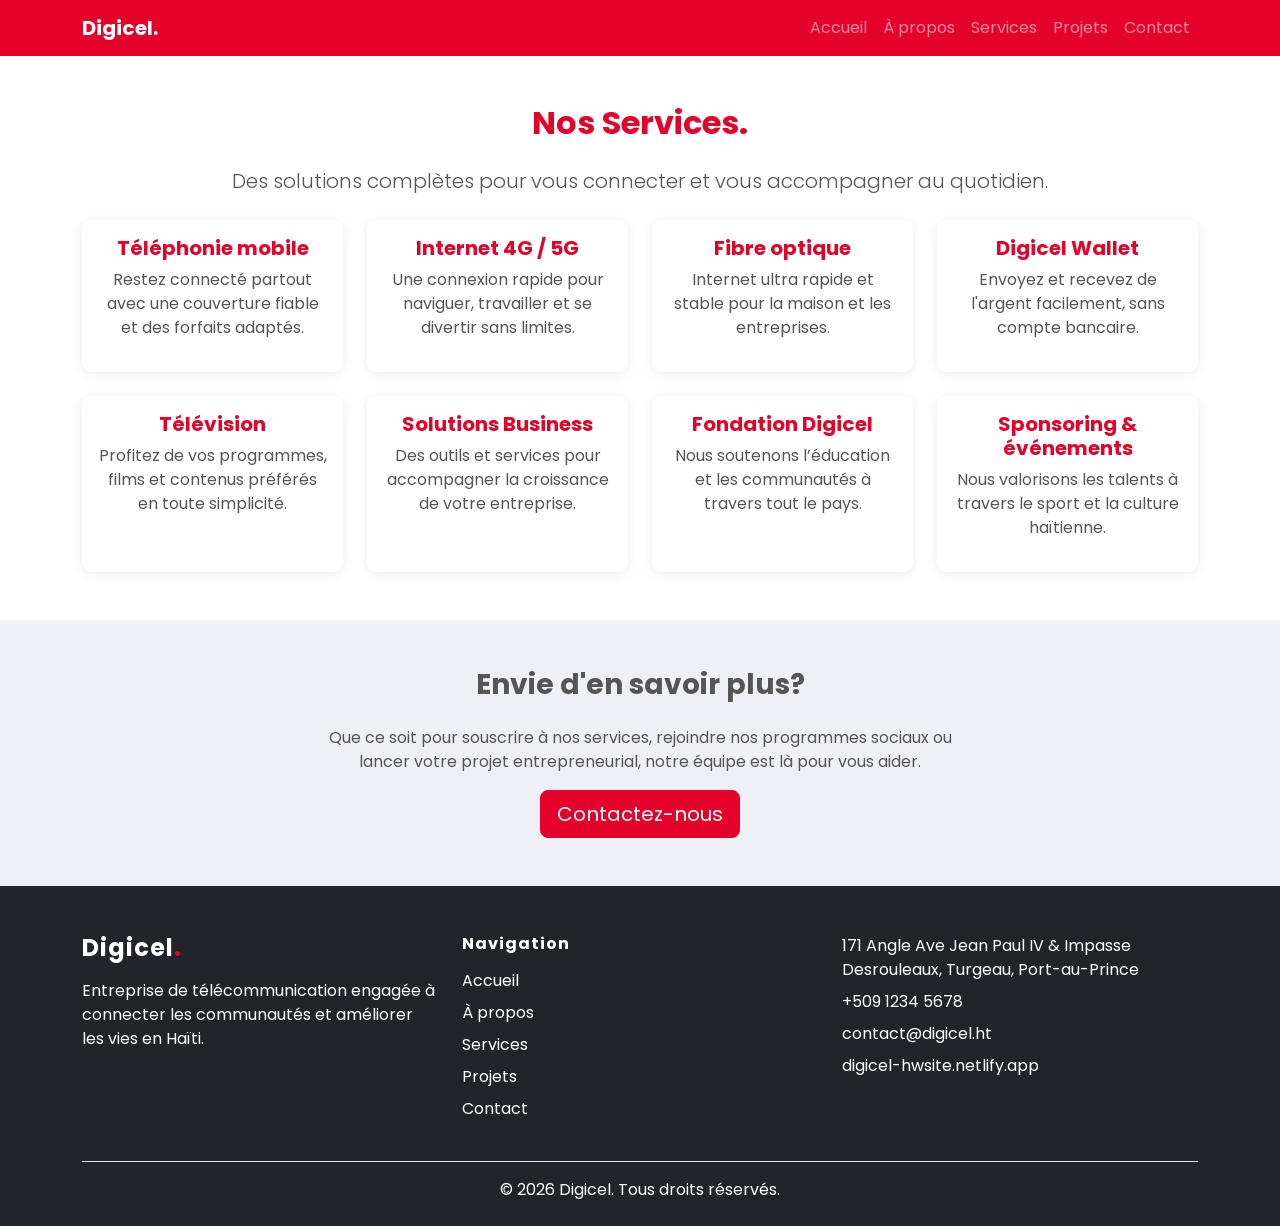
<file: services.html>
<!DOCTYPE html>
<html lang="fr">

<head>
    <meta charset="UTF-8">
    <meta name="viewport" content="width=device-width, initial-scale=1.0">
    <title>Digicel - Accueil</title>

    <link href="https://cdn.jsdelivr.net/npm/bootstrap@5.3.2/dist/css/bootstrap.min.css" rel="stylesheet">
    
    <!-- Bootstrap Icons -->
    <link href="https://cdn.jsdelivr.net/npm/bootstrap-icons@1.11.3/font/bootstrap-icons.css" rel="stylesheet">

    <!-- Fonts -->
    <link href="https://fonts.googleapis.com/css2?family=Poppins:wght@300;400;600&display=swap" rel="stylesheet">
    
    <!-- Ton CSS -->
    <link rel="stylesheet" href="css/style.css">

</head>


<body>

    <!-- NAVBAR -->
    <nav class="navbar navbar-expand-lg navbar-dark bg-primary sticky-top">
        <div class="container">
            <a class="navbar-brand fw-bold" href="index.html">Digicel.</a>

            <button class="navbar-toggler" type="button" data-bs-toggle="collapse" data-bs-target="#navbarNav">
                <span class="navbar-toggler-icon"></span>
            </button>

            <div class="collapse navbar-collapse" id="navbarNav">
                <ul class="navbar-nav ms-auto">
                    <li class="nav-item"><a class="nav-link" href="index.html">Accueil</a></li>
                    <li class="nav-item"><a class="nav-link" href="apropos.html">À propos</a></li>
                    <li class="nav-item"><a class="nav-link active" href="services.html">Services</a></li>
                    <li class="nav-item"><a class="nav-link" href="projets.html">Projets</a></li>
                    <li class="nav-item"><a class="nav-link" href="contact.html">Contact</a></li>
                </ul>
            </div>
        </div>
    </nav>

<body>

    <!-- SECTION 1 : SERVICES -->
    <section class="py-5 hero-animate">
        <div class="container">

            <div class="text-center mb-4">
                <h2 class="fw-bold text-primary mb-4">Nos Services.</h2>
                <p class="text-secondary lead">Des solutions complètes pour vous connecter et vous accompagner au quotidien.</p>
            </div>

            <div class="row g-4">

                <!-- 1 -->
                <div class="col-md-6 col-lg-3">
                    <div class="card h-100 p-3 text-center">
                        <h5 class="fw-bold text-primary">Téléphonie mobile</h5>
                        <p class="text-secondary">Restez connecté partout avec une couverture fiable et des forfaits adaptés.</p>
                    </div>
                </div>

                <!-- 2 -->
                <div class="col-md-6 col-lg-3">
                    <div class="card h-100 p-3 text-center">
                        <h5 class="fw-bold text-primary">Internet 4G / 5G</h5>
                        <p class="text-secondary">Une connexion rapide pour naviguer, travailler et se divertir sans limites.</p>
                    </div>
                </div>

                <!-- 3 -->
                <div class="col-md-6 col-lg-3">
                    <div class="card h-100 p-3 text-center">
                        <h5 class="fw-bold text-primary">Fibre optique</h5>
                        <p class="text-secondary">Internet ultra rapide et stable pour la maison et les entreprises.</p>
                    </div>
                </div>

                <!-- 4 -->
                <div class="col-md-6 col-lg-3">
                    <div class="card h-100 p-3 text-center">
                        <h5 class="fw-bold text-primary">Digicel Wallet</h5>
                        <p class="text-secondary">Envoyez et recevez de l'argent facilement, sans compte bancaire.</p>
                    </div>
                </div>

                <!-- 5 -->
                <div class="col-md-6 col-lg-3">
                    <div class="card h-100 p-3 text-center">
                        <h5 class="fw-bold text-primary">Télévision</h5>
                        <p class="text-secondary">Profitez de vos programmes, films et contenus préférés en toute simplicité.</p>
                    </div>
                </div>

                <!-- 6 -->
                <div class="col-md-6 col-lg-3">
                    <div class="card h-100 p-3 text-center">
                        <h5 class="fw-bold text-primary">Solutions Business</h5>
                        <p class="text-secondary">Des outils et services pour accompagner la croissance de votre entreprise.</p>
                    </div>
                </div>

                <!-- 7 -->
                <div class="col-md-6 col-lg-3">
                    <div class="card h-100 p-3 text-center">
                        <h5 class="fw-bold text-primary">Fondation Digicel</h5>
                        <p class="text-secondary">Nous soutenons l’éducation et les communautés à travers tout le pays.</p>
                    </div>
                </div>

                <!-- 8 -->
                <div class="col-md-6 col-lg-3">
                    <div class="card h-100 p-3 text-center">
                        <h5 class="fw-bold text-primary">Sponsoring & événements</h5>
                        <p class="text-secondary">Nous valorisons les talents à travers le sport et la culture haïtienne.</p>
                    </div>
                </div>

            </div>
        </div>
    </section>


    <!-- SECTION 2 : CTA -->
    <section class="py-5 bg-secondary text-secondary text-center hero-animate">
        <div class="container">

            <h3 class="fw-bold mb-4">
                Envie d'en savoir plus? 
            </h3>
            <p class="text-secondary">
                Que ce soit pour souscrire à nos services, 
                rejoindre nos programmes sociaux ou <br>lancer votre projet entrepreneurial, 
                notre équipe est là pour vous aider.
            </p>
            <div class="d-flex flex-column flex-sm-row gap-3 justify-content-center">
                <a href="contact.html" class="btn btn-primary btn-lg hero-animate">
                    Contactez-nous
                </a>
            </div>
        </div>
    </section>


    <!-- FOOTER -->
    <footer class="bg-dark text-white pt-5 pb-4 hero-animate">
        <div class="container">
            <div class="row g-4">

                <!-- BRAND -->
                <div class="col-lg-4">
                    <h4 class="fw-bold">
                        Digicel<span class="text-primary">.</span>
                    </h4>
                    <p class="mt-3">
                        Entreprise de télécommunication engagée à connecter les communautés
                        et améliorer les vies en Haïti.
                    </p>
                </div>

                <!-- NAVIGATION -->
                <div class="col-lg-4 col-md-6">
                    <h6 class="fw-bold mb-3">Navigation</h6>
                    <ul class="list-unstyled">
                        <li class="mb-2"><a href="index.html" class="text-white text-decoration-none">Accueil</a></li>
                        <li class="mb-2"><a href="apropos.html" class="text-white text-decoration-none">À propos</a></li>
                        <li class="mb-2"><a href="services.html" class="text-white text-decoration-none">Services</a></li>
                        <li class="mb-2"><a href="projets.html" class="text-white text-decoration-none">Projets</a></li>
                        <li class="mb-2"><a href="contact.html" class="text-white text-decoration-none">Contact</a></li>
                    </ul>
                </div>

                <!-- SERVICES -->
                <div class="col-lg-4 col-md-6">
                    <ul class="list-unstyled">
                        <li class="mb-2"><a href="contact.html" class="text-white text-decoration-none">171 Angle Ave Jean Paul IV & Impasse Desrouleaux, Turgeau, Port-au-Prince</a></li>
                        <li class="mb-2"><a href="contact.html" class="text-white text-decoration-none">+509 1234 5678</a></li>
                        <li class="mb-2"><a href="contact.html" class="text-white text-decoration-none">contact@digicel.ht</a></li>
                        <li class="mb-2"><a href="contact.html" class="text-white text-decoration-none">digicel-hwsite.netlify.app</a></li>
                    </ul>
                </div>

            </div>

            <!-- BOTTOM -->
            <div class="text-center mt-4 pt-3 border-top">
                <p class="mb-0">© 2026 Digicel. Tous droits réservés.</p>
            </div>
        </div>

    </footer>

<button id="backToTop" class="back-to-top btn btn-primary">
    <i class="bi bi-arrow-up"></i>
</button>

<!-- Bootstrap JS -->
    <script src="https://cdn.jsdelivr.net/npm/bootstrap@5.3.2/dist/js/bootstrap.bundle.min.js"></script>

        <!-- Ton JS -->
    <script src="js/script.js"></script>

</body>
</html>
</file>
<file: css/style.css>
/* ===========================
   VARIABLES
=========================== */
:root {
    --primary: #e4022b;
    --primary-hover: #c40024;
    --secondary: #efeff6;
}

/* ===========================
   BACKGROUNDS
=========================== */
.bg-primary {
    background-color: var(--primary) !important;
}

.bg-secondary {
    background-color: var(--secondary) !important;
}

.bg-light {
    background-color: var(--secondary) !important;
}

/* ===========================
   TYPOGRAPHY
=========================== */
body {
    font-family: 'Poppins', sans-serif;
}

.text-primary {
    color: var(--primary) !important;
}

.text-secondary {
    color: #555 !important;
}

/* ===========================
   LINKS
=========================== */
a {
    color: var(--primary);
}

a:hover {
    color: var(--primary-hover);
}

/* ===========================
   BUTTONS
=========================== */

/* Forcer les couleurs custom par-dessus Bootswatch Flatly */
/* J'utilise plus Bootswatch Flatly mais que je retire cette section du code
les couleurs cessent de fonctionner normalement donc on ne va pas y toucher*/
.btn.btn-primary,
a.btn.btn-primary {
    background-color: var(--primary) !important;
    border-color: var(--primary) !important;
    color: white !important;
}

.btn.btn-primary:hover,
a.btn.btn-primary:hover {
    transform: translateY(-8px);
    box-shadow: 0 10px 25px rgba(0, 0, 0, 0.15);
}

.btn.btn-secondary,
a.btn.btn-secondary {
    background-color: var(--secondary) !important;
    border-color: var(--secondary) !important;
    color: #000 !important;
}

.btn.btn-secondary:hover,
a.btn.btn-secondary:hover {
    background-color: var(--primary) !important;
    border-color: var(--primary) !important;
    color: white !important;
    transform: translateY(-8px);
    box-shadow: 0 10px 25px rgba(0, 0, 0, 0.15);
}

/* ===========================
   NAVBAR
=========================== */
.navbar {
    transition: all 0.3s ease;
}

/* Ajout de l'ombre au scroll via JS avec la classe "scrolled" */
.navbar.scrolled {
    box-shadow: 0 4px 12px rgba(0, 0, 0, 0.2);
}

/* ===========================
   NAVBAR LINKS
=========================== */
.nav-link.active,
.nav-link:not(.active) {
    position: relative;
    display: inline-block !important;
}

.nav-link.active {
    font-weight: 600 !important;
}

.nav-link.active::after {
    content: '';
    position: absolute;
    bottom: 0;
    left: 0;
    width: 100%;
    height: 2px;
    background-color: white;
}

.nav-link:not(.active)::after {
    content: '';
    position: absolute;
    bottom: 0;
    left: 0;
    width: 0%;
    height: 2px;
    background-color: white;
    transition: width 0.3s ease;
}

.nav-link:not(.active):hover::after {
    width: 100%;
}

.navbar-dark .nav-link:hover {
    color: white !important;
}

/* ===========================
   IMAGES
=========================== */
.img-fixed-size {
    width: 700px;
    max-width: 100%;
    height: 350px;
    object-fit: cover;
    object-position: 20%;
}

/* Tablet */
@media (max-width: 991px) {
    .img-fixed-size {
        width: 100%;
        height: 400px;
    }
}

/* Mobile */
@media (max-width: 576px) {
    .img-fixed-size {
        width: 100%;
        height: 350px;
    }
}
/* ===========================
   CARDS
=========================== */
.card {
    border: none;
    border-radius: 10px;
    transition: all 0.3s ease;
    box-shadow: 0 2px 12px rgba(0, 0, 0, 0.08);
}

.card:hover {
    transform: translateY(-8px);
    box-shadow: 0 10px 25px rgba(0, 0, 0, 0.15);
}

/* ===========================
   SCROLL REVEAL
=========================== */
.reveal {
    opacity: 0;
    transform: translateY(30px);
    transition: all 0.6s ease;
}

.reveal.active {
    opacity: 1;
    transform: translateY(0);
}

html {
    scroll-behavior: smooth;
}

/* ===========================
   HERO ANIMATIONS
=========================== */
.hero-animate {
    opacity: 0;
    transform: translateY(20px);
    transition: opacity 0.8s ease, transform 0.8s ease;
    will-change: opacity, transform;
}

.hero-animate.show {
    opacity: 1;
    transform: translateY(0);
}

/* ===========================
   FOOTER
=========================== */
footer {
    background: #111;
}

footer h4,
footer h6 {
    letter-spacing: 1px;
}

footer a {
    transition: color 0.3s ease, padding-left 0.3s ease;
}

footer a:hover {
    color: var(--primary) !important;
    padding-left: 5px;
}

/* ===========================
   BACK TO TOP BUTTON
=========================== */
.back-to-top {
    position: fixed;
    bottom: 30px;
    right: 30px;
    width: 45px;
    height: 45px;
    border-radius: 50%;
    font-size: 20px;
    cursor: pointer;
    opacity: 0;
    visibility: hidden;
    transition: opacity 0.3s ease, visibility 0.3s ease, transform 0.3s ease;
    z-index: 999;
}

.back-to-top.show {
    opacity: 1;
    visibility: visible;
}

.back-to-top:hover {
    background-color: var(--primary-hover) !important;
    border-color: var(--primary-hover) !important;
    transform: translateY(-4px);
    box-shadow: 0 10px 25px rgba(0, 0, 0, 0.15);
}

/* Dans ton style.css */
body {
    animation: fadeIn 0.4s ease;
}

@keyframes fadeIn {
    from { opacity: 0; }
    to { opacity: 1; }
}
</file>
